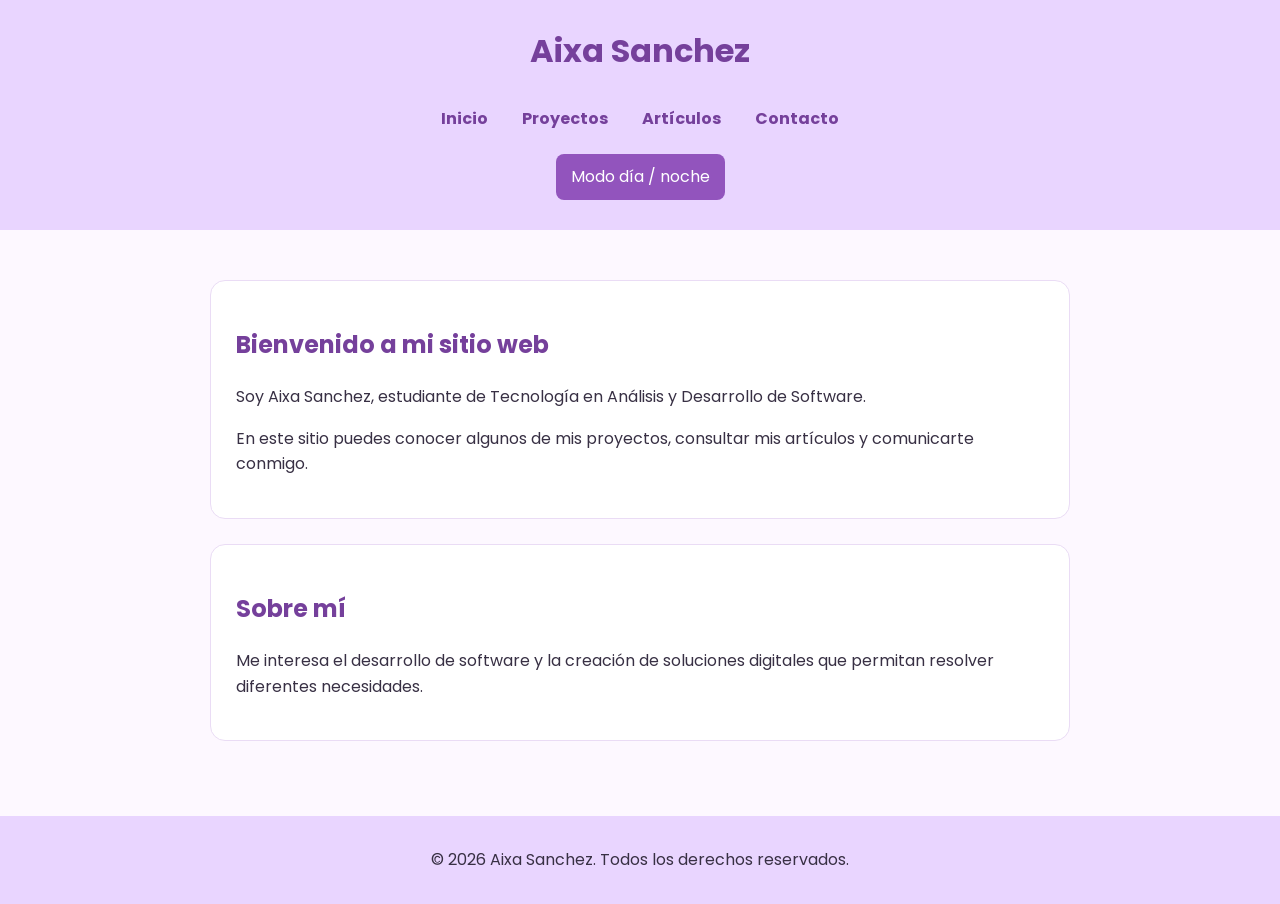
<file: index.html>
<!DOCTYPE html>
<html lang="es">

<head>
    <meta charset="UTF-8">
    <meta name="viewport" content="width=device-width, initial-scale=1.0">

    <meta name="description" content="Sitio web personal de Aixa Sanchez, desarrolladora de software.">
    <meta name="keywords" content="Aixa Sanchez, desarrollo de software, proyectos, artículos">
    <meta name="author" content="Aixa Sanchez">

    <meta property="og:title" content="Aixa Sanchez - Inicio">
    <meta property="og:description" content="Sitio web personal de Aixa Sanchez.">
    <meta property="og:type" content="website">

    <link rel="preconnect" href="https://fonts.googleapis.com">
    <link rel="preconnect" href="https://fonts.gstatic.com" crossorigin>
    <link href="https://fonts.googleapis.com/css2?family=Poppins:wght@400;500;700&display=swap" rel="stylesheet">

    <link rel="stylesheet" href="css/estilos.css">

    <title>Inicio</title>

    
</head>

<body>

    <header>
        <h1>Aixa Sanchez</h1>

        <nav aria-label="Navegación principal">
            <ul>
                <li><a href="index.html">Inicio</a></li>
                <li><a href="proyectos.html">Proyectos</a></li>
                <li><a href="articulos.html">Artículos</a></li>
                <li><a href="contacto.html">Contacto</a></li>
            </ul>
        </nav>
        <input type="checkbox" id="modo-noche">
        <label for="modo-noche">Modo día / noche</label>
    </header>

    <main>
        <section>
            <h2>Bienvenido a mi sitio web</h2>

            <p>
                Soy Aixa Sanchez, estudiante de Tecnología en Análisis y
                Desarrollo de Software.
            </p>

            <p>
                En este sitio puedes conocer algunos de mis proyectos,
                consultar mis artículos y comunicarte conmigo.
            </p>
        </section>

        <section>
            <h2>Sobre mí</h2>

            <p>
                Me interesa el desarrollo de software y la creación de
                soluciones digitales que permitan resolver diferentes
                necesidades.
            </p>
        </section>
    </main>

    <footer>
        <p>&copy; 2026 Aixa Sanchez. Todos los derechos reservados.</p>
    </footer>

</body>

</html>
</file>
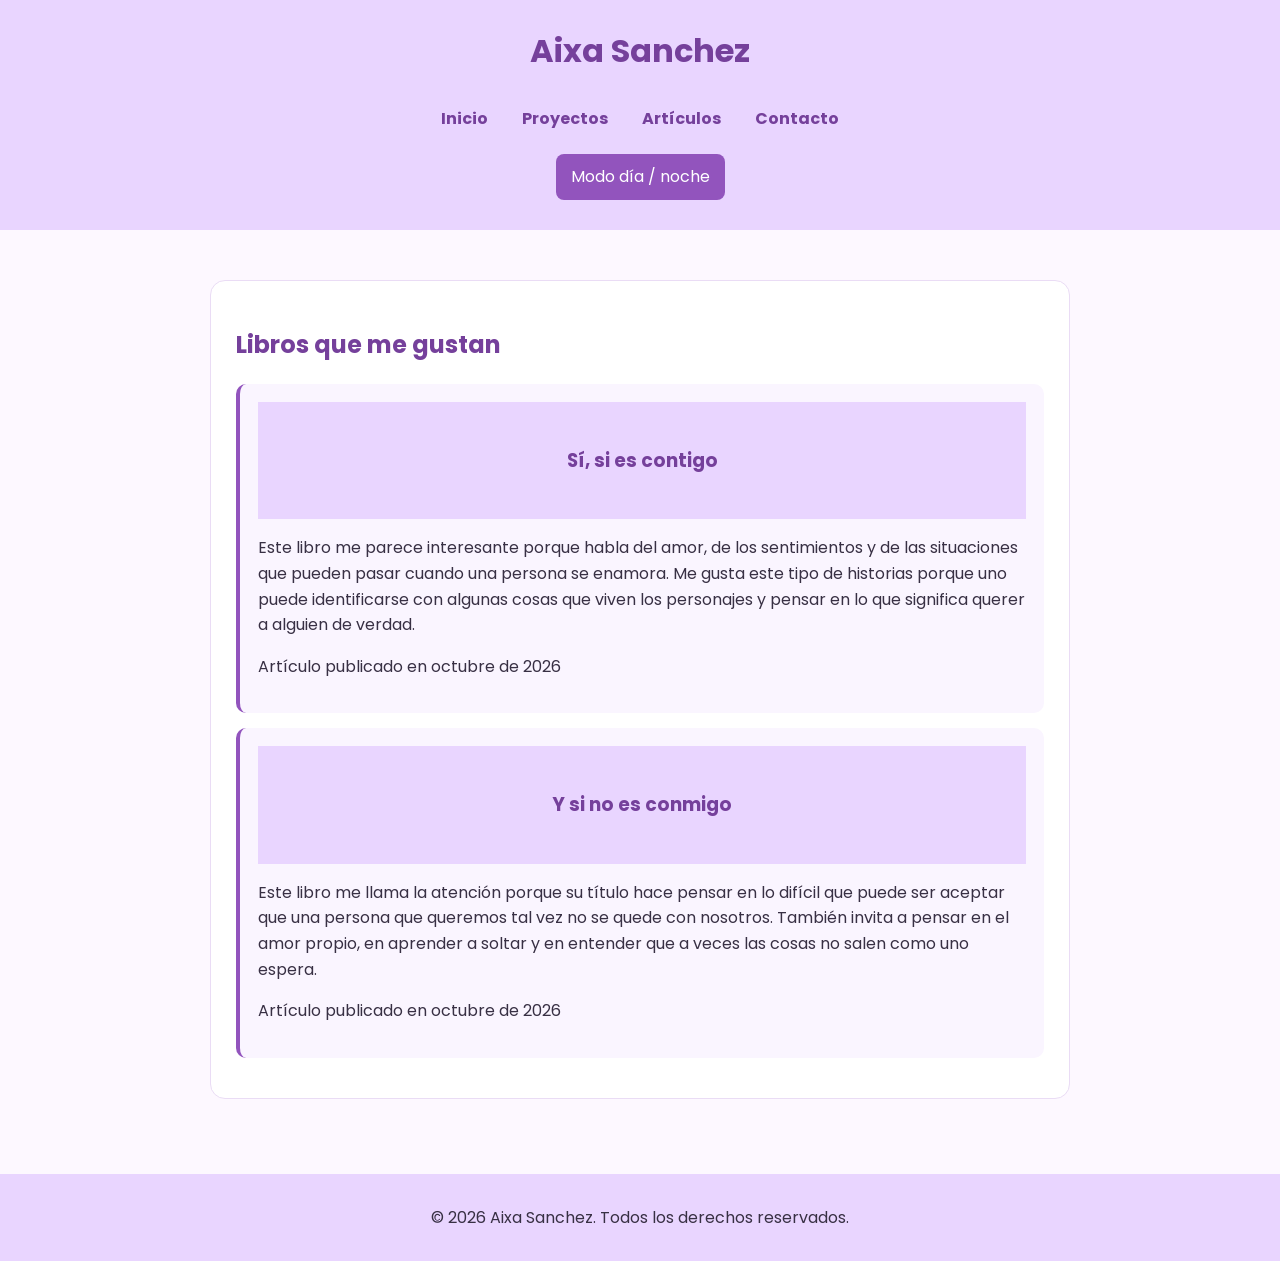
<file: articulos.html>
<!DOCTYPE html>
<html lang="es">

<head>
    <meta charset="UTF-8">
    <meta name="viewport" content="width=device-width, initial-scale=1.0">

    <meta name="description" content="Artículos sobre los libros Sí, si es contigo y Y si no es conmigo.">
    <meta name="keywords" content="libros, lectura, Sí, si es contigo, Y si no es conmigo">
    <meta name="author" content="Aixa Sanchez">

    <meta property="og:title" content="Mis artículos | Aixa Sanchez">
    <meta property="og:description" content="Comparto mis artículos sobre dos libros que me llaman la atención.">
    <meta property="og:type" content="website">
    <link rel="preconnect" href="https://fonts.googleapis.com">
    <link rel="preconnect" href="https://fonts.gstatic.com" crossorigin>
    <link href="https://fonts.googleapis.com/css2?family=Poppins:wght@400;500;700&display=swap" rel="stylesheet">

    <link rel="stylesheet" href="css/estilos.css">
    

    <title>Mis artículos</title>
    
</head>

<body>

    <header>

        <h1>Aixa Sanchez</h1>

        <nav aria-label="Navegación principal">
            <ul>
                <li><a href="index.html">Inicio</a></li>
                <li><a href="proyectos.html">Proyectos</a></li>
                <li><a href="articulos.html">Artículos</a></li>
                <li><a href="contacto.html">Contacto</a></li>
            </ul>
        </nav>
        <input type="checkbox" id="modo-noche">
        <label for="modo-noche">Modo día / noche</label>
    </header>

    <main>

        <section>
            <h2>Libros que me gustan</h2>

            <article>
                <header>
                    <h3>Sí, si es contigo</h3>
                </header>

                <p>
                    Este libro me parece interesante porque habla del amor,
                    de los sentimientos y de las situaciones que pueden pasar
                    cuando una persona se enamora. Me gusta este tipo de
                    historias porque uno puede identificarse con algunas
                    cosas que viven los personajes y pensar en lo que
                    significa querer a alguien de verdad.
                </p>

                <footer>
                    <p>Artículo publicado en octubre de 2026</p>
                </footer>
            </article>

            <article>
                <header>
                    <h3>Y si no es conmigo</h3>
                </header>

                <p>
                    Este libro me llama la atención porque su título hace
                    pensar en lo difícil que puede ser aceptar que una persona
                    que queremos tal vez no se quede con nosotros. También
                    invita a pensar en el amor propio, en aprender a soltar
                    y en entender que a veces las cosas no salen como uno
                    espera.
                </p>

                <footer>
                    <p>Artículo publicado en octubre de 2026</p>
                </footer>
            </article>

        </section>

    </main>

    <footer>
        <p>&copy; 2026 Aixa Sanchez. Todos los derechos reservados.</p>
    </footer>

</body>

</html>
</file>
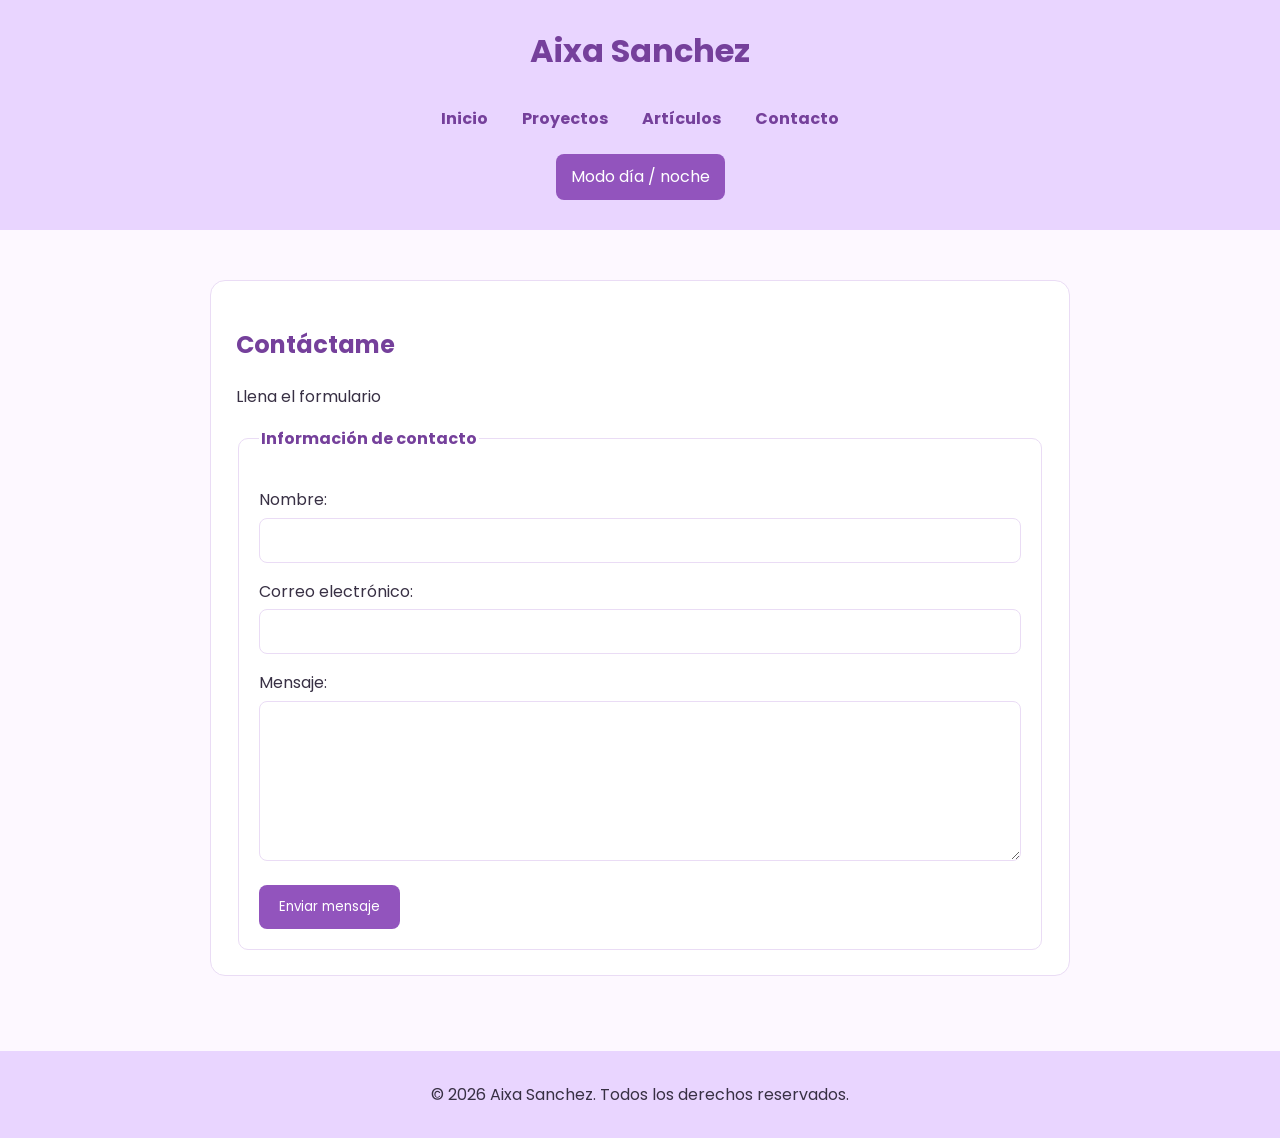
<file: contacto.html>
<!DOCTYPE html>
<html lang="es">

<head>
    <meta charset="UTF-8">
    <meta name="viewport" content="width=device-width, initial-scale=1.0">

    <meta name="description" content="Página de contacto de Aixa Sanchez.">
    <meta name="keywords" content="contacto, Aixa Sanchez, desarrollo de software">
    <meta name="author" content="Aixa Sanchez">

    <meta property="og:title" content="Contacto | Aixa Sanchez">
    <meta property="og:description" content="Formulario de contacto de Aixa Sanchez.">
    <meta property="og:type" content="website">
    <link rel="preconnect" href="https://fonts.googleapis.com">
    <link rel="preconnect" href="https://fonts.gstatic.com" crossorigin>
    <link href="https://fonts.googleapis.com/css2?family=Poppins:wght@400;500;700&display=swap" rel="stylesheet">

    <link rel="stylesheet" href="css/estilos.css">

    <title>Contacto</title>
   
</head>

<body>

    <header>
        <h1>Aixa Sanchez</h1>

        <nav aria-label="Navegación principal">
            <ul>
                <li><a href="index.html">Inicio</a></li>
                <li><a href="proyectos.html">Proyectos</a></li>
                <li><a href="articulos.html">Artículos</a></li>
                <li><a href="contacto.html">Contacto</a></li>
            </ul>
        </nav>
        <input type="checkbox" id="modo-noche">
        <label for="modo-noche">Modo día / noche</label>
    </header>

    <main>

        <section>
            <h2>Contáctame</h2>

            <p>
                Llena el formulario
            </p>

            <form action="#" method="post">

                <fieldset>
                    <legend>Información de contacto</legend>

                    <p>
                        <label for="nombre">Nombre:</label>
                        <input
                            type="text"
                            id="nombre"
                            name="nombre"
                            required
                        >
                    </p>

                    <p>
                        <label for="correo">Correo electrónico:</label>
                        <input
                            type="email"
                            id="correo"
                            name="correo"
                            required
                        >
                    </p>

                    <p>
                        <label for="mensaje">Mensaje:</label>
                        <textarea
                            id="mensaje"
                            name="mensaje"
                            rows="6"
                            required
                        ></textarea>
                    </p>

                    <button type="submit">Enviar mensaje</button>

                </fieldset>

            </form>
        </section>

    </main>

    <footer>
        <p>&copy; 2026 Aixa Sanchez. Todos los derechos reservados.</p>
    </footer>

</body>

</html>
</file>
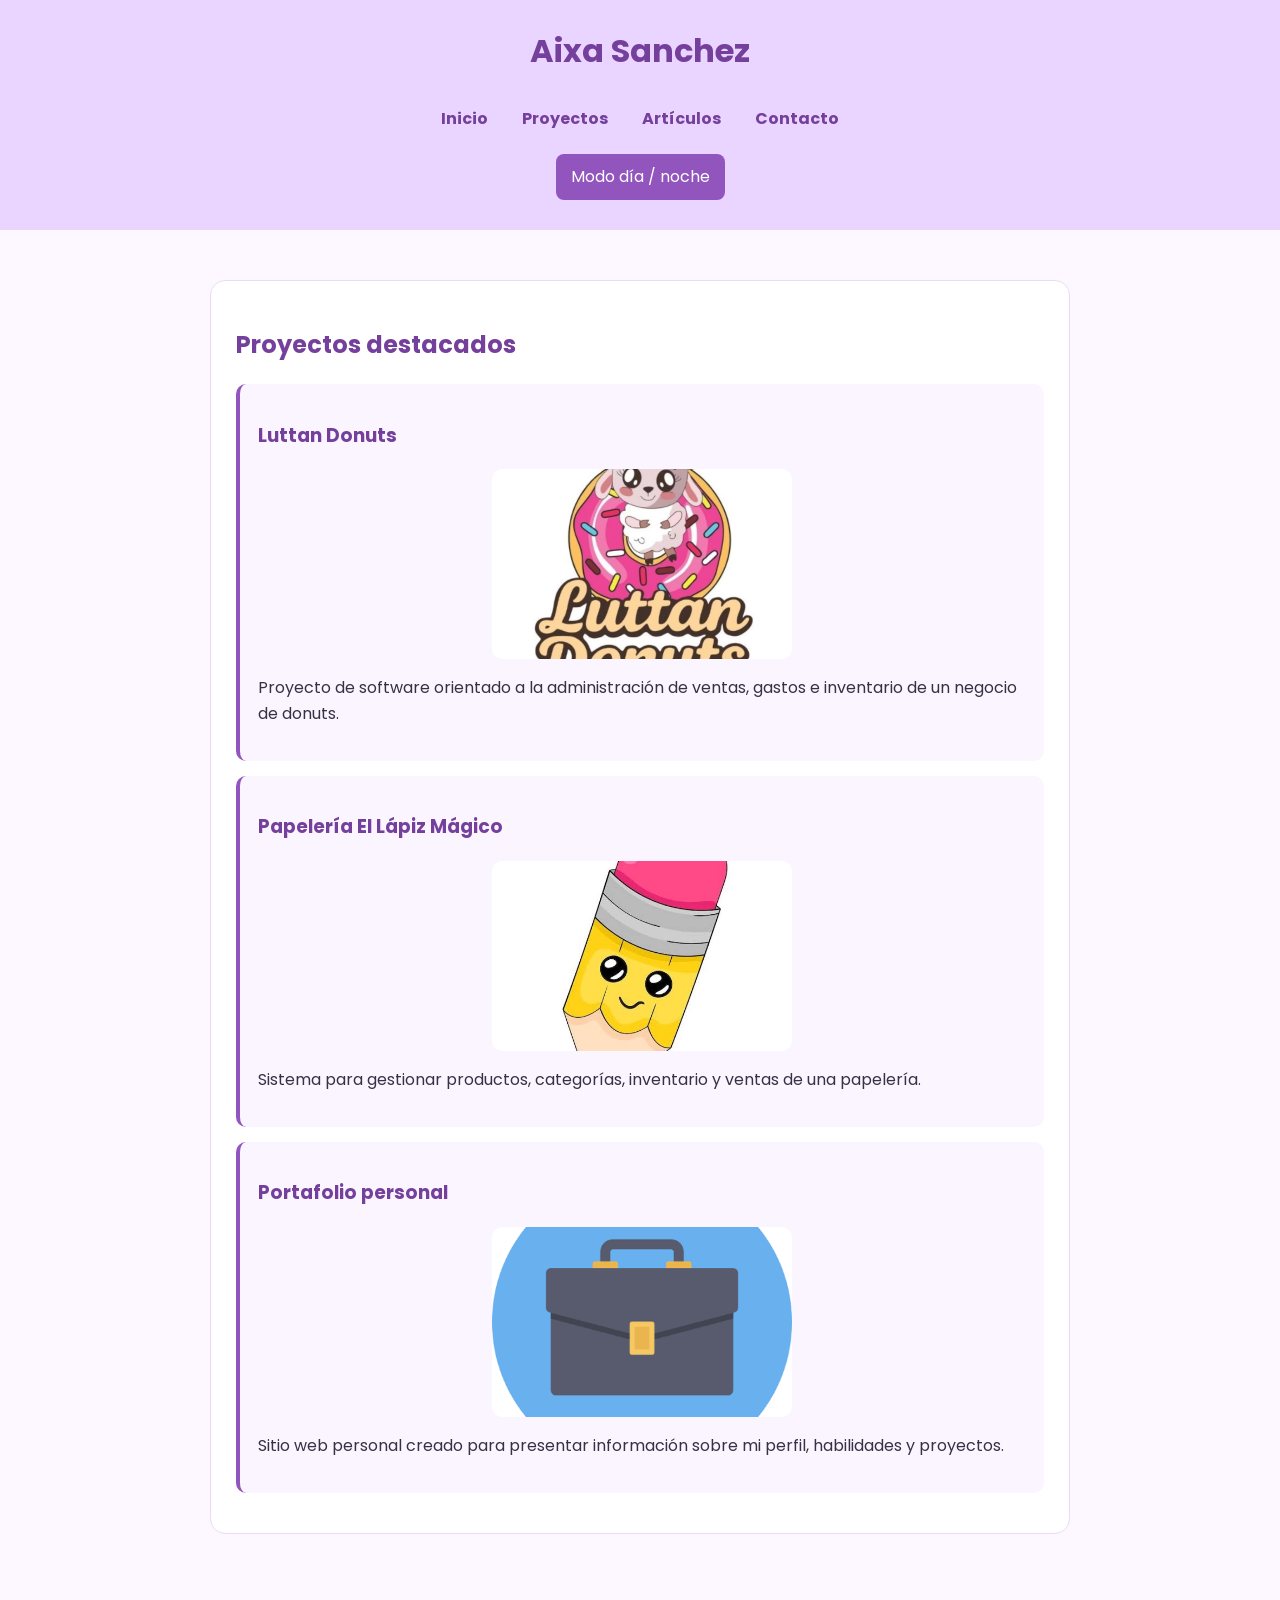
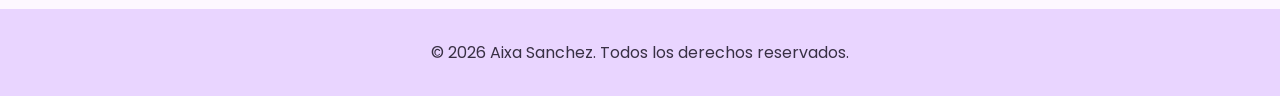
<file: proyectos.html>
<!DOCTYPE html>
<html lang="es">

<head>
    <meta charset="UTF-8">
    <meta name="viewport" content="width=device-width, initial-scale=1.0">

    <meta name="description" content="Proyectos de desarrollo de software realizados por Aixa Sanchez.">
    <meta name="keywords" content="proyectos, software, desarrollo web, HTML, programación">
    <meta name="author" content="Aixa Sanchez">

    <meta property="og:title" content="Proyectos | Aixa Sanchez">
    <meta property="og:description" content="Conoce los proyectos de desarrollo de software de Aixa Sanchez.">
    <meta property="og:type" content="website">

    <link rel="preconnect" href="https://fonts.googleapis.com">
    <link rel="preconnect" href="https://fonts.gstatic.com" crossorigin>
    <link href="https://fonts.googleapis.com/css2?family=Poppins:wght@400;500;700&display=swap" rel="stylesheet">

    <link rel="stylesheet" href="css/estilos.css">

    <title>Proyectos</title>
    
</head>

<body>

    <header>
        <h1>Aixa Sanchez</h1>

        <nav aria-label="Navegación principal">
            <ul>
                <li><a href="index.html">Inicio</a></li>
                <li><a href="proyectos.html">Proyectos</a></li>
                <li><a href="articulos.html">Artículos</a></li>
                <li><a href="contacto.html">Contacto</a></li>
            </ul>
        </nav>

        <input type="checkbox" id="modo-noche">
        <label for="modo-noche">Modo día / noche</label>
    </header>

    <main>

        <section>
            <h2>Proyectos destacados</h2>

            <article>
                <h3>Luttan Donuts</h3>

                <img src="img/Luttan.jpg"
                     alt="Logo del proyecto Luttan Donuts"
                     width="300">

                <p>
                    Proyecto de software orientado a la administración
                    de ventas, gastos e inventario de un negocio de donuts.
                </p>

                
            </article>

            <article>
                <h3>Papelería El Lápiz Mágico</h3>

                <img src="img/Lapiz.png"
                     alt="Imagen de la papelería El Lápiz Mágico"
                     width="300">

                <p>
                    Sistema para gestionar productos, categorías,
                    inventario y ventas de una papelería.
                </p>

                
            </article>

            <article>
                <h3>Portafolio personal</h3>

                <img src="img/Portafolio.png"
                     alt="Vista previa de mi portafolio personal"
                     width="300">

                <p>
                    Sitio web personal creado para presentar información
                    sobre mi perfil, habilidades y proyectos.
                </p>

                
            </article>

        </section>

    </main>

    <footer>
        <p>&copy; 2026 Aixa Sanchez. Todos los derechos reservados.</p>
    </footer>

</body>

</html>
</file>
<file: css/estilos.css>
/* Colores del modo día */
:root {
    --fondo: #fdf8ff;
    --texto: #383044;
    --principal: #9254bd;
    --encabezado: #e9d5ff;
    --tarjeta: #ffffff;
    --articulo: #faf5ff;
    --borde: #eadcf5;
    --texto-titulo: #75409b;
}

/* Colores del modo noche */
body:has(#modo-noche:checked) {
    --fondo: #211a2b;
    --texto: #f5eafa;
    --principal: #c084fc;
    --encabezado: #352642;
    --tarjeta: #302539;
    --articulo: #3b2d47;
    --borde: #594269;
    --texto-titulo: #e0b7ff;
}

/* Modelo de caja */
* {
    box-sizing: border-box;
}

/* Estilos generales */
body {
    margin: 0;
    font-family: 'Poppins', sans-serif;
    background-color: var(--fondo);
    color: var(--texto);
    line-height: 1.6;
}

/* Encabezado */
header {
    background-color: var(--encabezado);
    text-align: center;
    padding: 25px;
}

h1,
h2,
h3 {
    color: var(--texto-titulo);
}

header h1 {
    margin-top: 0;
}

/* Menú con Flexbox */
nav ul {
    display: flex;
    justify-content: center;
    flex-wrap: wrap;
    gap: 10px;
    list-style: none;
    padding: 0;
    margin: 15px 0;
}

nav a {
    display: block;
    text-decoration: none;
    color: var(--texto-titulo);
    font-weight: bold;
    padding: 8px 12px;
    border-radius: 8px;
}

nav a:hover {
    background-color: var(--principal);
    color: white;
}

/* Botón de modo día y noche */
#modo-noche {
    display: none;
}

label[for="modo-noche"] {
    display: inline-block;
    background-color: var(--principal);
    color: white;
    padding: 10px 15px;
    border-radius: 8px;
    cursor: pointer;
}

/* Contenido principal */
main {
    max-width: 900px;
    margin: 30px auto;
    padding: 20px;
}

/* Secciones */
section {
    background-color: var(--tarjeta);
    padding: 25px;
    margin-bottom: 25px;
    border: 1px solid var(--borde);
    border-radius: 15px;
}

/* Proyectos y artículos */
article {
    background-color: var(--articulo);
    padding: 18px;
    margin: 15px 0;
    border-left: 4px solid var(--principal);
    border-radius: 10px;
}

/* Imágenes */
article img {
    display: block;
    width: 100%;
    max-width: 300px;
    height: 190px;
    object-fit: cover;
    border-radius: 10px;
    margin: 15px auto;
}

/* Enlaces de los proyectos */
article a {
    color: var(--texto-titulo);
    font-weight: bold;
}

/* Formulario */
fieldset {
    border: 1px solid var(--borde);
    border-radius: 10px;
    padding: 20px;
}

legend {
    color: var(--texto-titulo);
    font-weight: bold;
}

label {
    display: block;
    margin-bottom: 5px;
}

input,
textarea {
    width: 100%;
    padding: 10px;
    border: 1px solid var(--borde);
    border-radius: 8px;
    font-family: inherit;
    font-size: 15px;
}

/* El botón de modo no debe ocupar todo el ancho */
label[for="modo-noche"] {
    width: auto;
}

button {
    background-color: var(--principal);
    color: white;
    border: none;
    padding: 12px 20px;
    border-radius: 8px;
    cursor: pointer;
    font-family: inherit;
}

button:hover {
    opacity: 0.85;
}

/* Pie de página */
body > footer {
    background-color: var(--encabezado);
    color: var(--texto);
    text-align: center;
    padding: 15px;
    margin-top: 30px;
}

/* Adaptación para celulares */
@media (max-width: 600px) {
    header {
        padding: 15px;
    }

    nav ul {
        flex-direction: column;
        align-items: center;
    }

    main {
        margin: 15px auto;
        padding: 12px;
    }

    section {
        padding: 18px;
    }

    article img {
        height: auto;
    }

    fieldset {
        padding: 12px;
    }
}
</file>
